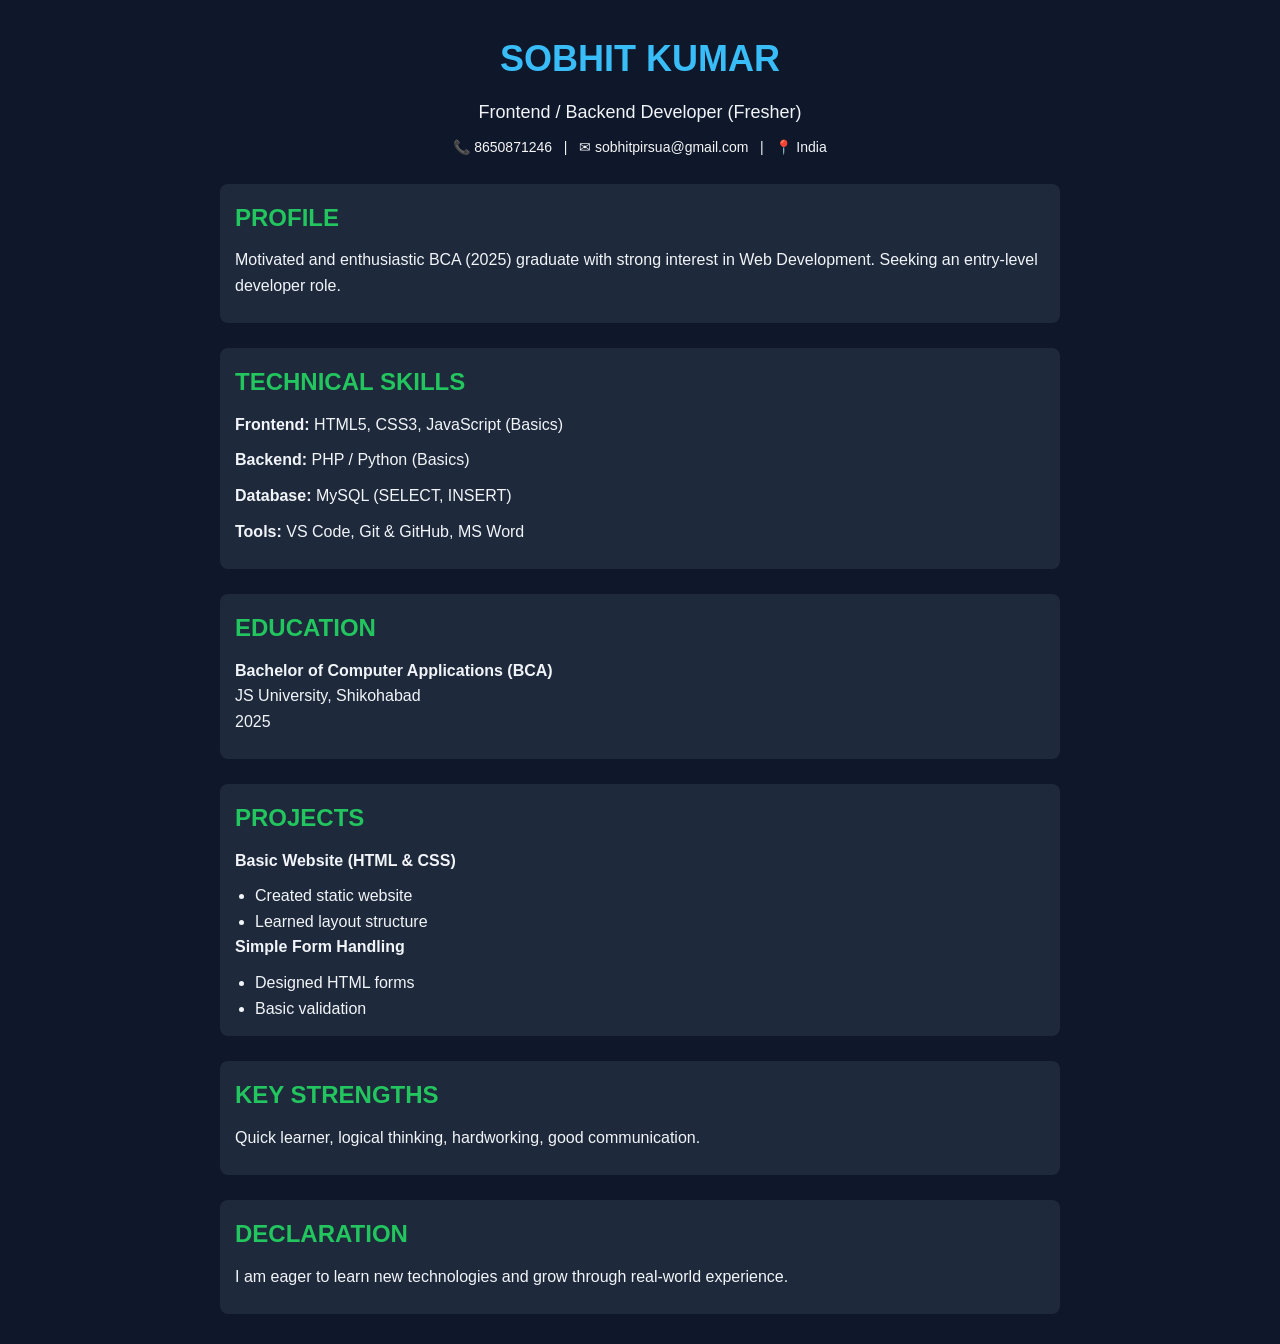
<file: index.html>
<!DOCTYPE html>
<html lang="en">
<head>

<meta charset="UTF-8">
<meta name="viewport" content="width=device-width, initial-scale=1.0">

<title>Welcome to My Portfolio</title>
<link rel="stylesheet" href="style.css">

</head>

<body>

<div class="container">

<h1>SOBHIT KUMAR</h1>

<p class="title">Frontend / Backend Developer (Fresher)</p>

<p class="Contact">
📞 <a href="tel:8650871246">8650871246</a> 
    &nbsp; | &nbsp; 
✉ <a href="mailto:sobhitpirsua@gmail.com">sobhitpirsua@gmail.com</a> 
    &nbsp; | &nbsp;
📍 India
</p>


<div class="section">

<h2>PROFILE</h2>

<p>
Motivated and enthusiastic BCA (2025) graduate with strong interest in Web Development.
Seeking an entry-level developer role.
</p>

</div>


<div class="section">

<h2>TECHNICAL SKILLS</h2>

<p><b>Frontend:</b> HTML5, CSS3, JavaScript (Basics)</p>

<p><b>Backend:</b> PHP / Python (Basics)</p>

<p><b>Database:</b> MySQL (SELECT, INSERT)</p>

<p><b>Tools:</b> VS Code, Git & GitHub, MS Word</p>

</div>


<div class="section">

<h2>EDUCATION</h2>

<p>
<b>Bachelor of Computer Applications (BCA)</b><br>
JS University, Shikohabad<br>
2025
</p>

</div>


<div class="section">

<h2>PROJECTS</h2>

<p><b>Basic Website (HTML & CSS)</b></p>

<ul>

<li>Created static website</li>

<li>Learned layout structure</li>

</ul>

<p><b>Simple Form Handling</b></p>

<ul>

<li>Designed HTML forms</li>

<li>Basic validation</li>

</ul>

</div>


<div class="section">

<h2>KEY STRENGTHS</h2>

<p>
Quick learner, logical thinking, hardworking, good communication.
</p>

</div>


<div class="section">

<h2>DECLARATION</h2>

<p>
I am eager to learn new technologies and grow through real-world experience.
</p>

</div>

</div>

<script src="script.js"></script>

</body>
</html>
</file>
<file: style.css>
/* Reset */
*{
margin:0;
padding:0;
box-sizing:border-box;
}

/* Body */
body{
font-family: Arial, sans-serif;
background:#0f172a;
color:#f1f5f9;
line-height:1.6;
}

/* Container */
.container{
width:80%;
max-width:900px;
margin:auto;
padding:30px;
}

/* Name */
h1{
text-align:center;
font-size:36px;
color:#38bdf8;
margin-bottom:10px;
}

/* Title */
.title{
text-align:center;
font-size:18px;
margin-bottom:10px;
}

/* Contact */
.Contact  {
    text-align: center;
    font-size: 14px;
    margin-bottom: 20px;
}

.Contact a {
    color: whitesmoke;
    text-decoration: none;
}

.Contact a:hover {
    color: #1f4fd8;
    text-decoration: underline;
}

/* Section */
.section{
margin-top:25px;
padding:15px;
background:#1e293b;
border-radius:8px;
}

/* Section title */
.section h2{
color:#22c55e;
margin-bottom:10px;
}


/* Paragraph */
p{
margin-bottom:10px;
}

/* List */
ul{
margin-left:20px;
}

/* Hover effect */
.section:hover{
transform:scale(1.02);
transition:0.3s;
}

/* Responsive */
@media(max-width:768px){

.container{
width:95%;
}

h1{
font-size:28px;
}

}
</file>
